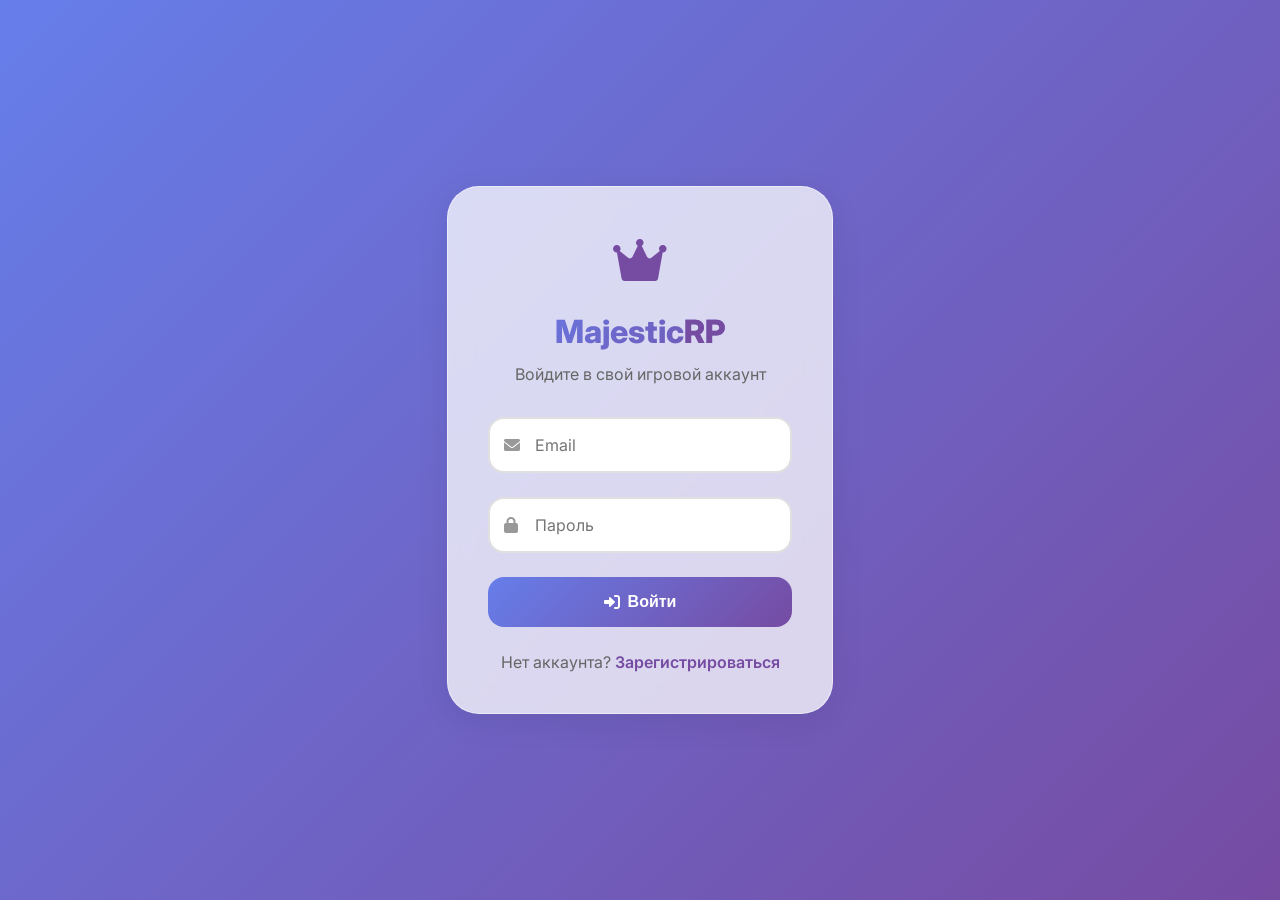
<file: index.html>
<!DOCTYPE html>
<html lang="ru">
<head>
    <meta charset="UTF-8">
    <meta name="viewport" content="width=device-width, initial-scale=1.0">
    <title>MajesticRP - Вход в аккаунт</title>
    <link rel="stylesheet" href="style.css">
    <link href="https://fonts.googleapis.com/css2?family=Inter:opsz,wght@14..32,300;14..32,400;14..32,500;14..32,600;14..32,700;14..32,800&display=swap" rel="stylesheet">
    <link rel="stylesheet" href="https://cdnjs.cloudflare.com/ajax/libs/font-awesome/6.0.0-beta3/css/all.min.css">
</head>
<body class="auth-page">
    <div class="auth-container">
        <div class="auth-card glass-card">
            <div class="auth-header">
                <div class="logo-icon">
                    <i class="fas fa-crown"></i>
                </div>
                <h1>Majestic<span>RP</span></h1>
                <p>Войдите в свой игровой аккаунт</p>
            </div>
            
            <form id="loginForm">
                <div class="input-group">
                    <i class="fas fa-envelope"></i>
                    <input type="email" id="loginEmail" placeholder="Email" required>
                </div>
                
                <div class="input-group">
                    <i class="fas fa-lock"></i>
                    <input type="password" id="loginPassword" placeholder="Пароль" required>
                </div>
                
                <button type="submit" class="auth-btn">
                    <i class="fas fa-sign-in-alt"></i> Войти
                </button>
            </form>
            
            <div class="auth-footer">
                <p>Нет аккаунта? <a href="register.html">Зарегистрироваться</a></p>
            </div>
        </div>
    </div>
    <script src="auth.js"></script>
</body>
</html>
</file>
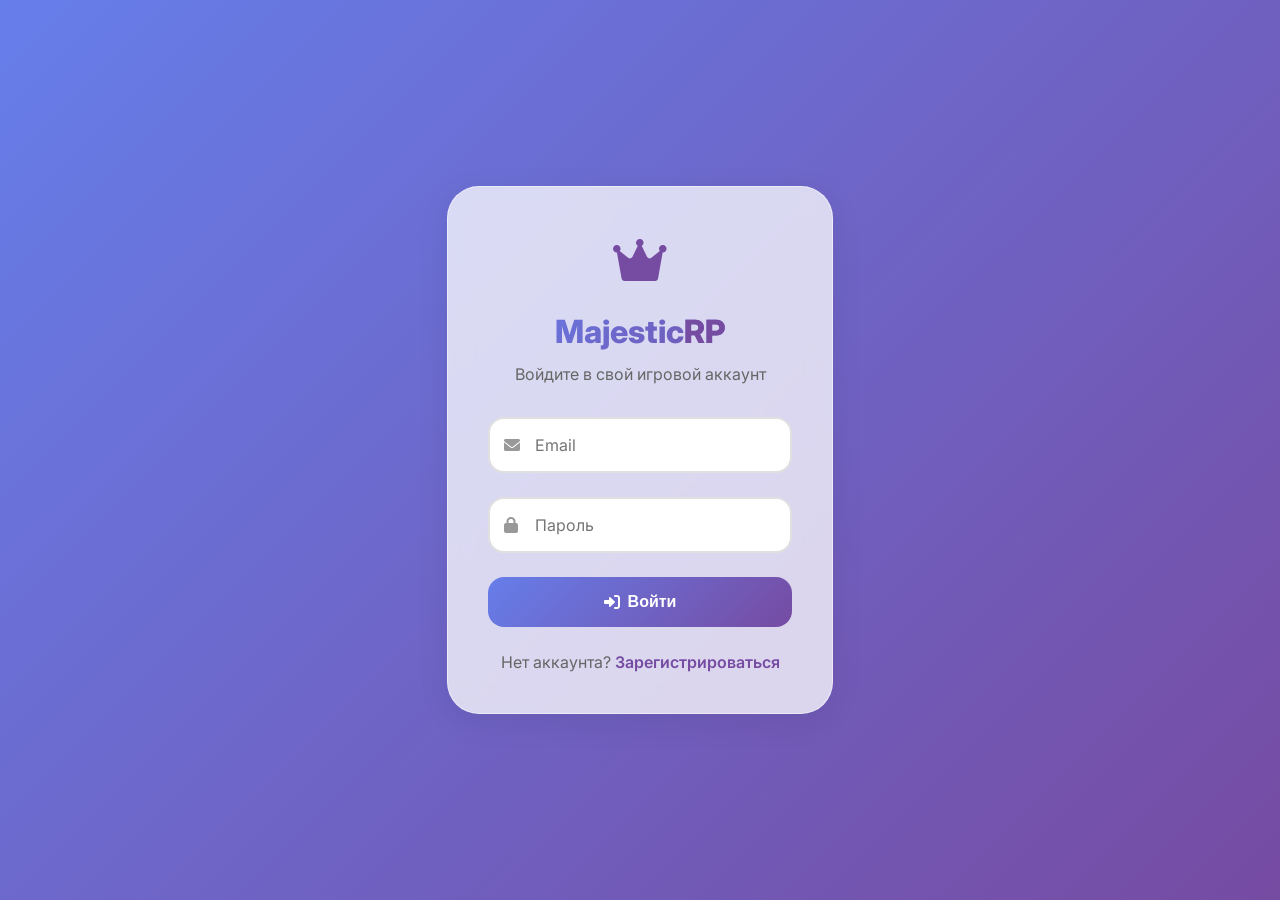
<file: catalog.html>
<!DOCTYPE html>
<html lang="ru">
<head>
    <meta charset="UTF-8">
    <meta name="viewport" content="width=device-width, initial-scale=1.0, user-scalable=yes">
    <title>MajesticRP Market | Виртуальный магазин</title>
    <link rel="stylesheet" href="style.css">
    <link href="https://fonts.googleapis.com/css2?family=Inter:opsz,wght@14..32,300;14..32,400;14..32,500;14..32,600;14..32,700;14..32,800&display=swap" rel="stylesheet">
    <link rel="stylesheet" href="https://cdnjs.cloudflare.com/ajax/libs/font-awesome/6.0.0-beta3/css/all.min.css">
    <!-- Добавьте в head секцию catalog.html -->
<meta charset="UTF-8">
<meta name="viewport" content="width=device-width, initial-scale=1.0, user-scalable=yes">
<meta http-equiv="Cache-Control" content="no-cache, no-store, must-revalidate">
<meta http-equiv="Pragma" content="no-cache">
<meta http-equiv="Expires" content="0">
<title>MajesticRP Market | Виртуальный магазин</title>
</head>
<body>
    <div class="container">
        <!-- навигация -->
        <div class="navbar">
            <div class="logo">
                <h1>🎮 MAJESTIC<span>RP</span> MARKET</h1>
                <div class="badge-rp"><i class="fas fa-crown"></i> официальный магазин виртуальных товаров</div>
            </div>
            <div style="display: flex; gap: 1rem; align-items: center;">
                <div class="user-info" id="userInfo">
                    <i class="fas fa-user-circle"></i>
                    <span id="userName"></span>
                </div>
                <div class="cart-icon" id="openCartBtn">
                    <i class="fas fa-shopping-cart"></i>
                    <span id="cartCount">0</span> товаров
                </div>
                <button class="logout-btn" id="logoutBtn">
                    <i class="fas fa-sign-out-alt"></i>
                </button>
            </div>
        </div>

        <!-- Валюта и особый блок -->
        <div class="glass-card" style="padding: 1.5rem; margin-bottom: 2rem; display: flex; flex-wrap: wrap; justify-content: space-between; align-items: center;">
            <div>
                <h2 style="font-weight: 700;"><i class="fas fa-gem" style="color:#2b9b6e;"></i> Majestic Coins (MCO)</h2>
                <p style="margin-top: 6px;">Виртуальная валюта для покупок в игре, сезонные пропуска и эксклюзивы</p>
            </div>
            <div style="background: #ffffffaa; border-radius: 2rem; padding: 0.5rem 1rem;">
                <i class="fas fa-shield-alt"></i> 100% безопасная сделка через игровой ID
            </div>
        </div>

        <!-- Секция ВИРТУАЛЬНАЯ ВАЛЮТА -->
        <div class="section-title">
            <i class="fas fa-coins"></i> 
            <span>Пополнить баланс MCO</span>
        </div>
        <div class="products-grid" id="currencyProducts"></div>

        <!-- Секция ИГРОВОЕ ИМУЩЕСТВО -->
        <div class="section-title">
            <i class="fas fa-key"></i>
            <span>Недвижимость & Техника</span>
        </div>
        <div class="products-grid" id="propertyProducts"></div>

        <!-- Секция АКСЕССУАРЫ / ЛЮКС -->
        <div class="section-title">
            <i class="fas fa-motorcycle"></i>
            <span>Элитные транспорт и скины</span>
        </div>
        <div class="products-grid" id="accessoryProducts"></div>

        <footer>
            <i class="fas fa-dragon"></i> MajesticRP · Все товары являются внутриигровыми предметами · Официальный маркет
        </footer>
    </div>

    <!-- Модалка корзины -->
    <div id="cartModal" class="modal">
        <div class="modal-content">
            <div class="modal-header">
                <h3><i class="fas fa-store"></i> Ваша корзина</h3>
                <button class="close-modal" id="closeModalBtn">&times;</button>
            </div>
            <div id="cartItemsList" class="cart-items"></div>
            <div id="cartTotalBlock" class="cart-total"></div>
            <button id="checkoutBtn" class="checkout-btn"><i class="fas fa-check-double"></i> Оформить покупку</button>
        </div>
    </div>

    <script src="catalog.js"></script>
    <!-- В catalog.html замените блок с навигацией на: -->
<div class="navbar">
    <div class="logo">
        <h1>🎮 MAJESTIC<span>RP</span> MARKET</h1>
        <div class="badge-rp"><i class="fas fa-crown"></i> официальный магазин виртуальных товаров</div>
    </div>
    <div style="display: flex; gap: 1rem; align-items: center;">
        <a href="catalog.html" class="nav-link active">
            <i class="fas fa-store"></i> Магазин
        </a>
        <a href="profile.html" class="nav-link">
            <i class="fas fa-user"></i> Профиль
        </a>
        <div class="cart-icon" id="openCartBtn">
            <i class="fas fa-shopping-cart"></i>
            <span id="cartCount">0</span> товаров
        </div>
        <button class="logout-btn" id="logoutBtn">
            <i class="fas fa-sign-out-alt"></i>
        </button>
    </div>
</div>
</body>
</html>
</file>
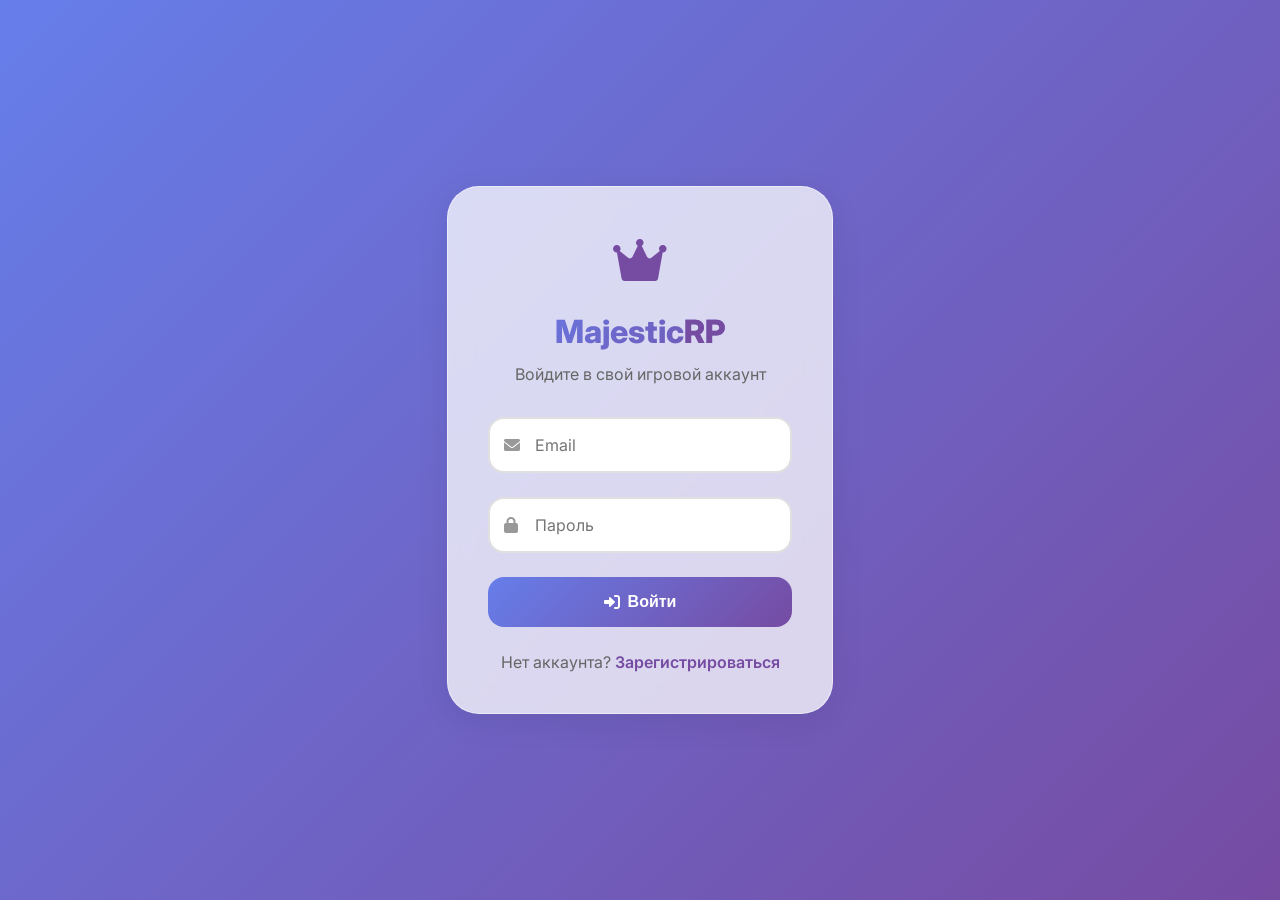
<file: profile.html>
<!DOCTYPE html>
<html lang="ru">
<head>
    <meta charset="UTF-8">
    <meta name="viewport" content="width=device-width, initial-scale=1.0">
    <meta http-equiv="Cache-Control" content="no-cache, no-store, must-revalidate">
    <meta http-equiv="Pragma" content="no-cache">
    <meta http-equiv="Expires" content="0">
    <title>MajesticRP - Мой профиль</title>
    <link rel="stylesheet" href="style.css">
    <link href="https://fonts.googleapis.com/css2?family=Inter:opsz,wght@14..32,300;14..32,400;14..32,500;14..32,600;14..32,700;14..32,800&display=swap" rel="stylesheet">
    <link rel="stylesheet" href="https://cdnjs.cloudflare.com/ajax/libs/font-awesome/6.0.0-beta3/css/all.min.css">
    <style>
        .profile-container {
            max-width: 1200px;
            margin: 0 auto;
            padding: 2rem;
        }
        
        .profile-header {
            background: linear-gradient(135deg, #667eea 0%, #764ba2 100%);
            border-radius: 2rem;
            padding: 2rem;
            margin-bottom: 2rem;
            color: white;
            display: flex;
            align-items: center;
            gap: 2rem;
            flex-wrap: wrap;
        }
        
        .profile-avatar {
            width: 100px;
            height: 100px;
            background: rgba(255, 255, 255, 0.2);
            border-radius: 50%;
            display: flex;
            align-items: center;
            justify-content: center;
            font-size: 3rem;
        }
        
        .profile-info h1 {
            font-size: 2rem;
            margin-bottom: 0.5rem;
        }
        
        .profile-info p {
            margin: 0.5rem 0;
            opacity: 0.95;
        }
        
        .profile-info i {
            margin-right: 0.5rem;
        }
        
        .profile-stats {
            display: grid;
            grid-template-columns: repeat(auto-fit, minmax(250px, 1fr));
            gap: 1.5rem;
            margin-bottom: 2rem;
        }
        
        .stat-card {
            background: white;
            padding: 1.5rem;
            border-radius: 1.5rem;
            box-shadow: 0 4px 6px rgba(0, 0, 0, 0.07);
            transition: transform 0.2s;
        }
        
        .stat-card:hover {
            transform: translateY(-5px);
            box-shadow: 0 8px 25px rgba(0, 0, 0, 0.1);
        }
        
        .stat-card h3 {
            color: #666;
            font-size: 0.9rem;
            margin-bottom: 0.5rem;
        }
        
        .stat-value {
            font-size: 2rem;
            font-weight: 800;
            background: linear-gradient(135deg, #1f5e3a, #2b9b6e);
            -webkit-background-clip: text;
            background-clip: text;
            color: transparent;
        }
        
        .orders-list {
            background: white;
            border-radius: 1.5rem;
            padding: 1.5rem;
            box-shadow: 0 4px 6px rgba(0, 0, 0, 0.07);
        }
        
        .orders-header {
            display: flex;
            justify-content: space-between;
            align-items: center;
            margin-bottom: 1.5rem;
            flex-wrap: wrap;
            gap: 1rem;
        }
        
        .filter-buttons {
            display: flex;
            gap: 0.5rem;
        }
        
        .filter-btn {
            padding: 0.5rem 1rem;
            border: 1px solid #ddd;
            background: white;
            border-radius: 2rem;
            cursor: pointer;
            transition: all 0.2s;
        }
        
        .filter-btn.active {
            background: #1f5e3a;
            color: white;
            border-color: #1f5e3a;
        }
        
        .order-item {
            border-bottom: 1px solid #f0f0f0;
            padding: 1rem;
            transition: all 0.3s ease;
        }
        
        .order-item:hover {
            background: #f9f9f9;
            transform: translateX(5px);
        }
        
        .order-header {
            display: flex;
            justify-content: space-between;
            align-items: center;
            margin-bottom: 0.5rem;
            flex-wrap: wrap;
        }
        
        .order-id {
            font-weight: 600;
            color: #1f5e3a;
        }
        
        .order-date {
            color: #888;
            font-size: 0.85rem;
        }
        
        .order-status {
            padding: 0.25rem 0.75rem;
            border-radius: 2rem;
            font-size: 0.8rem;
            font-weight: 600;
        }
        
        .status-delivered {
            background: linear-gradient(135deg, #d4edda, #c3e6cb);
            color: #155724;
        }
        
        .status-processing {
            background: linear-gradient(135deg, #fff3cd, #ffeeba);
            color: #856404;
            animation: pulse 2s infinite;
        }
        
        @keyframes pulse {
            0% { opacity: 1; }
            50% { opacity: 0.7; }
            100% { opacity: 1; }
        }
        
        .order-items {
            margin: 0.5rem 0;
            padding-left: 1rem;
            color: #666;
            font-size: 0.9rem;
        }
        
        .order-total {
            font-weight: 700;
            color: #1f5e3a;
            text-align: right;
            margin-top: 0.5rem;
        }
        
        .empty-orders {
            text-align: center;
            padding: 3rem;
            color: #999;
        }
        
        .edit-profile-btn {
            background: rgba(255, 255, 255, 0.2);
            border: 1px solid rgba(255, 255, 255, 0.3);
            color: white;
            padding: 0.5rem 1rem;
            border-radius: 2rem;
            cursor: pointer;
            transition: all 0.2s;
        }
        
        .edit-profile-btn:hover {
            background: rgba(255, 255, 255, 0.3);
            transform: translateY(-2px);
        }
        
        .edit-modal {
            display: none;
            position: fixed;
            top: 0;
            left: 0;
            width: 100%;
            height: 100%;
            background: rgba(0, 0, 0, 0.5);
            backdrop-filter: blur(4px);
            justify-content: center;
            align-items: center;
            z-index: 1000;
        }
        
        .edit-modal-content {
            background: white;
            border-radius: 1.5rem;
            padding: 2rem;
            max-width: 400px;
            width: 90%;
            animation: fadeSlideUp 0.2s ease;
        }
        
        .edit-modal-content h3 {
            margin-bottom: 1.5rem;
            color: #1f5e3a;
        }
        
        @keyframes fadeSlideUp {
            from {
                opacity: 0;
                transform: translateY(20px);
            }
            to {
                opacity: 1;
                transform: translateY(0);
            }
        }
        
        @media (max-width: 768px) {
            .profile-container {
                padding: 1rem;
            }
            
            .profile-header {
                flex-direction: column;
                text-align: center;
            }
            
            .navbar {
                flex-direction: column;
            }
            
            .navbar > div:last-child {
                width: 100%;
                justify-content: center;
            }
            
            .nav-link, .cart-icon, .logout-btn {
                font-size: 0.9rem;
                padding: 0.5rem 1rem;
            }
        }
    </style>
</head>
<body>
    <div class="container">
        <!-- Навигация -->
        <div class="navbar">
            <div class="logo">
                <h1>🎮 MAJESTIC<span>RP</span> MARKET</h1>
                <div class="badge-rp"><i class="fas fa-crown"></i> официальный магазин виртуальных товаров</div>
            </div>
            <div style="display: flex; gap: 1rem; align-items: center;">
                <a href="catalog.html" class="nav-link">
                    <i class="fas fa-store"></i> Магазин
                </a>
                <a href="profile.html" class="nav-link active">
                    <i class="fas fa-user"></i> Профиль
                </a>
                <div class="cart-icon" id="openCartBtn">
                    <i class="fas fa-shopping-cart"></i>
                    <span id="cartCount">0</span>
                </div>
                <button class="logout-btn" id="logoutBtn">
                    <i class="fas fa-sign-out-alt"></i>
                </button>
            </div>
        </div>

        <div class="profile-container">
            <!-- Профиль пользователя -->
            <div class="profile-header">
                <div class="profile-avatar">
                    <i class="fas fa-user-circle"></i>
                </div>
                <div class="profile-info">
                    <h1 id="profileUsername">Загрузка...</h1>
                    <p><i class="fas fa-envelope"></i> <span id="profileEmail">Загрузка...</span></p>
                    <p><i class="fas fa-calendar-alt"></i> Дата регистрации: <span id="joinDate">Загрузка...</span></p>
                </div>
                <div style="margin-left: auto;">
                    <button class="edit-profile-btn" id="editProfileBtn">
                        <i class="fas fa-edit"></i> Редактировать профиль
                    </button>
                </div>
            </div>

            <!-- Статистика -->
            <div class="profile-stats">
                <div class="stat-card">
                    <h3><i class="fas fa-shopping-bag"></i> Всего заказов</h3>
                    <div class="stat-value" id="totalOrders">0</div>
                </div>
                <div class="stat-card">
                    <h3><i class="fas fa-ruble-sign"></i> Всего потрачено</h3>
                    <div class="stat-value" id="totalSpent">0 ₽</div>
                </div>
                <div class="stat-card">
                    <h3><i class="fas fa-calendar-week"></i> Заказов за месяц</h3>
                    <div class="stat-value" id="monthOrders">0</div>
                </div>
            </div>

            <!-- История заказов -->
            <div class="orders-list">
                <div class="orders-header">
                    <h2><i class="fas fa-history"></i> История заказов</h2>
                    <div class="filter-buttons">
                        <button class="filter-btn active" data-filter="all">Все</button>
                        <button class="filter-btn" data-filter="delivered">Доставленные</button>
                        <button class="filter-btn" data-filter="processing">В обработке</button>
                    </div>
                </div>
                <div id="ordersContainer">
                    <div class="empty-orders">
                        <i class="fas fa-spinner fa-spin"></i> Загрузка заказов...
                    </div>
                </div>
            </div>
        </div>
    </div>

    <!-- Модальное окно редактирования профиля -->
    <div id="editProfileModal" class="edit-modal">
        <div class="edit-modal-content">
            <h3>Редактирование профиля</h3>
            <form id="editProfileForm">
                <div class="input-group">
                    <i class="fas fa-user"></i>
                    <input type="text" id="editUsername" placeholder="Игровой никнейм" required>
                </div>
                <div class="input-group">
                    <i class="fas fa-envelope"></i>
                    <input type="email" id="editEmail" placeholder="Email" required>
                </div>
                <div style="display: flex; gap: 1rem; margin-top: 1rem;">
                    <button type="submit" class="auth-btn" style="flex: 1;">Сохранить</button>
                    <button type="button" id="closeEditModal" class="auth-btn" style="background: #999;">Отмена</button>
                </div>
            </form>
        </div>
    </div>

    <!-- Модалка корзины -->
    <div id="cartModal" class="modal">
        <div class="modal-content">
            <div class="modal-header">
                <h3><i class="fas fa-store"></i> Ваша корзина</h3>
                <button class="close-modal" id="closeModalBtn">&times;</button>
            </div>
            <div id="cartItemsList" class="cart-items"></div>
            <div id="cartTotalBlock" class="cart-total"></div>
            <button id="checkoutBtn" class="checkout-btn"><i class="fas fa-check-double"></i> Оформить покупку</button>
        </div>
    </div>

    <script src="profile.js"></script>
</body>
</html>
</file>
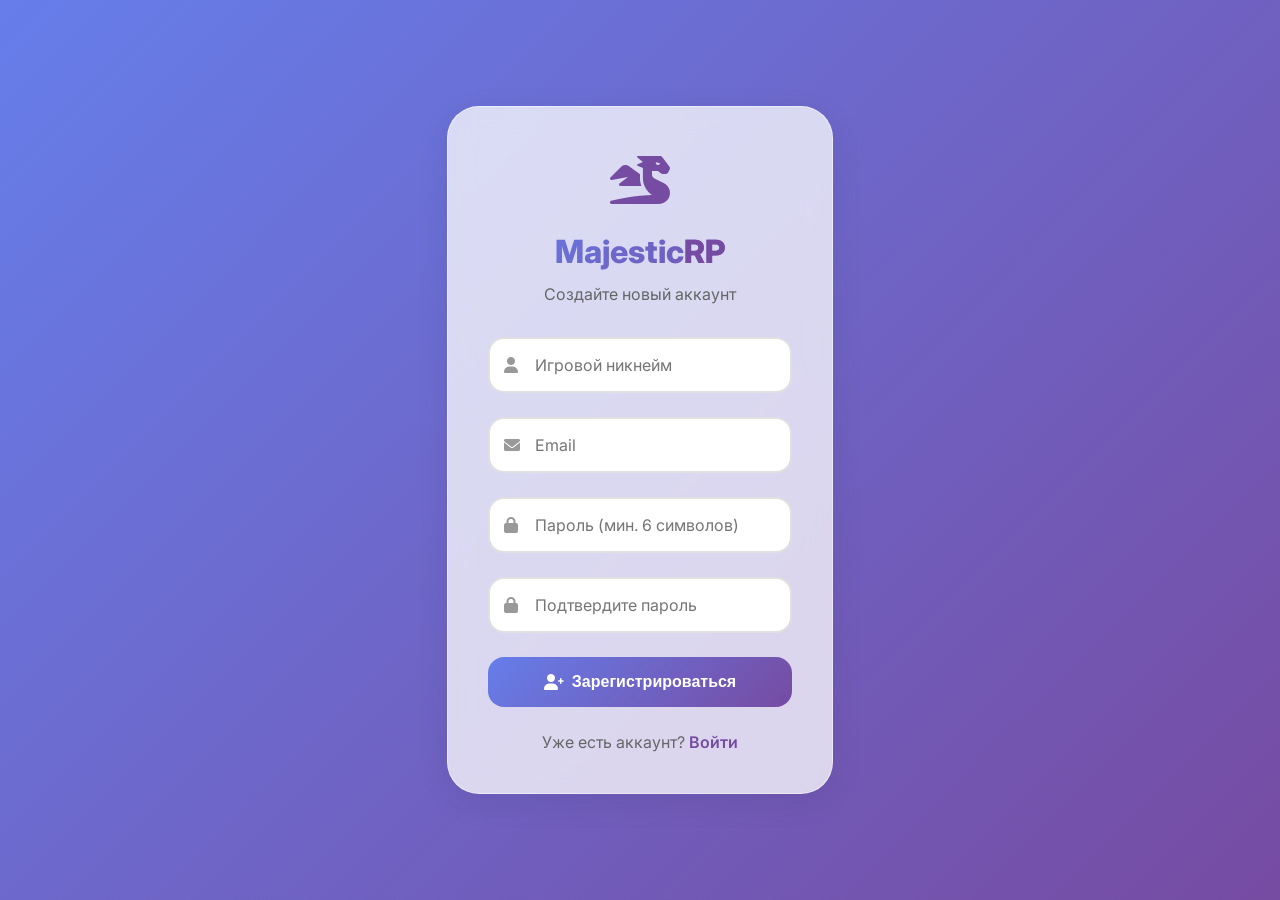
<file: register.html>
<!DOCTYPE html>
<html lang="ru">
<head>
    <meta charset="UTF-8">
    <meta name="viewport" content="width=device-width, initial-scale=1.0">
    <title>MajesticRP - Регистрация</title>
    <link rel="stylesheet" href="style.css">
    <link href="https://fonts.googleapis.com/css2?family=Inter:opsz,wght@14..32,300;14..32,400;14..32,500;14..32,600;14..32,700;14..32,800&display=swap" rel="stylesheet">
    <link rel="stylesheet" href="https://cdnjs.cloudflare.com/ajax/libs/font-awesome/6.0.0-beta3/css/all.min.css">
</head>
<body class="auth-page">
    <div class="auth-container">
        <div class="auth-card glass-card">
            <div class="auth-header">
                <div class="logo-icon">
                    <i class="fas fa-dragon"></i>
                </div>
                <h1>Majestic<span>RP</span></h1>
                <p>Создайте новый аккаунт</p>
            </div>
            
            <form id="registerForm">
                <div class="input-group">
                    <i class="fas fa-user"></i>
                    <input type="text" id="regUsername" placeholder="Игровой никнейм" required>
                </div>
                
                <div class="input-group">
                    <i class="fas fa-envelope"></i>
                    <input type="email" id="regEmail" placeholder="Email" required>
                </div>
                
                <div class="input-group">
                    <i class="fas fa-lock"></i>
                    <input type="password" id="regPassword" placeholder="Пароль (мин. 6 символов)" required>
                </div>
                
                <div class="input-group">
                    <i class="fas fa-lock"></i>
                    <input type="password" id="regConfirmPassword" placeholder="Подтвердите пароль" required>
                </div>
                
                <button type="submit" class="auth-btn">
                    <i class="fas fa-user-plus"></i> Зарегистрироваться
                </button>
            </form>
            
            <div class="auth-footer">
                <p>Уже есть аккаунт? <a href="index.html">Войти</a></p>
            </div>
        </div>
    </div>
    <script src="auth.js"></script>
</body>
</html>
</file>
<file: style.css>
/* styles.css */
*{
    margin: 0;
    padding: 0;
    box-sizing: border-box;
}

body {
    font-family: 'Inter', sans-serif;
    background: linear-gradient(145deg, #f0f5fe 0%, #e9f0fa 100%);
    color: #1a2c3e;
    line-height: 1.4;
    min-height: 100vh;
}

/* Стили для страниц авторизации */
.auth-page {
    display: flex;
    align-items: center;
    justify-content: center;
    background: linear-gradient(135deg, #667eea 0%, #764ba2 100%);
}

.auth-container {
    width: 100%;
    max-width: 450px;
    padding: 2rem;
}

.auth-card {
    background: rgba(255, 255, 255, 0.95);
    backdrop-filter: blur(12px);
    border-radius: 2rem;
    padding: 2.5rem;
    box-shadow: 0 25px 45px rgba(0, 0, 0, 0.2);
    animation: fadeSlideUp 0.5s ease;
}

@keyframes fadeSlideUp {
    from {
        opacity: 0;
        transform: translateY(30px);
    }
    to {
        opacity: 1;
        transform: translateY(0);
    }
}

.auth-header {
    text-align: center;
    margin-bottom: 2rem;
}

.logo-icon {
    font-size: 3rem;
    color: #764ba2;
    margin-bottom: 1rem;
}

.auth-header h1 {
    font-size: 2rem;
    font-weight: 800;
    background: linear-gradient(135deg, #667eea, #764ba2);
    -webkit-background-clip: text;
    background-clip: text;
    color: transparent;
}

.auth-header h1 span {
    background: none;
    -webkit-background-clip: unset;
    color: #764ba2;
}

.auth-header p {
    color: #666;
    margin-top: 0.5rem;
}

.input-group {
    position: relative;
    margin-bottom: 1.5rem;
}

.input-group i {
    position: absolute;
    left: 1rem;
    top: 50%;
    transform: translateY(-50%);
    color: #999;
}

.input-group input {
    width: 100%;
    padding: 1rem 1rem 1rem 2.8rem;
    border: 2px solid #e0e0e0;
    border-radius: 1rem;
    font-size: 1rem;
    transition: all 0.3s;
    font-family: inherit;
}

.input-group input:focus {
    outline: none;
    border-color: #764ba2;
    box-shadow: 0 0 0 3px rgba(118, 75, 162, 0.1);
}

.auth-btn {
    width: 100%;
    padding: 1rem;
    background: linear-gradient(135deg, #667eea, #764ba2);
    color: white;
    border: none;
    border-radius: 1rem;
    font-size: 1rem;
    font-weight: 600;
    cursor: pointer;
    transition: transform 0.2s;
    display: flex;
    align-items: center;
    justify-content: center;
    gap: 0.5rem;
}

.auth-btn:hover {
    transform: translateY(-2px);
}

.auth-footer {
    text-align: center;
    margin-top: 1.5rem;
    color: #666;
}

.auth-footer a {
    color: #764ba2;
    text-decoration: none;
    font-weight: 600;
}

.auth-footer a:hover {
    text-decoration: underline;
}

/* Стили для каталога */
.glass-card {
    background: rgba(255, 255, 255, 0.75);
    backdrop-filter: blur(12px);
    border-radius: 2rem;
    box-shadow: 0 8px 32px rgba(0, 20, 40, 0.08);
    border: 1px solid rgba(255, 255, 255, 0.5);
}

.container {
    max-width: 1300px;
    margin: 0 auto;
    padding: 1.5rem 2rem;
}

.navbar {
    display: flex;
    justify-content: space-between;
    align-items: center;
    flex-wrap: wrap;
    gap: 1rem;
    margin-bottom: 2rem;
}

.logo h1 {
    font-size: 1.9rem;
    font-weight: 800;
    background: linear-gradient(135deg, #1f5e3a, #2b9b6e);
    -webkit-background-clip: text;
    background-clip: text;
    color: transparent;
}

.user-info {
    background: white;
    padding: 0.6rem 1.3rem;
    border-radius: 40px;
    font-weight: 600;
    display: flex;
    align-items: center;
    gap: 10px;
}

.cart-icon {
    background: white;
    padding: 0.6rem 1.3rem;
    border-radius: 40px;
    font-weight: 600;
    display: flex;
    align-items: center;
    gap: 10px;
    cursor: pointer;
    transition: 0.2s;
}

.logout-btn {
    background: #ff6b6b;
    border: none;
    padding: 0.6rem 1rem;
    border-radius: 40px;
    color: white;
    cursor: pointer;
    transition: 0.2s;
}

.logout-btn:hover {
    background: #ff5252;
}

.section-title {
    font-size: 1.8rem;
    font-weight: 700;
    margin: 2rem 0 1.2rem 0;
    display: flex;
    align-items: center;
    gap: 12px;
}

.products-grid {
    display: grid;
    grid-template-columns: repeat(auto-fill, minmax(280px, 1fr));
    gap: 1.8rem;
}

.product-card {
    background: rgba(255, 255, 255, 0.85);
    backdrop-filter: blur(4px);
    border-radius: 1.5rem;
    padding: 1.3rem;
    transition: all 0.25s ease;
    border: 1px solid rgba(255, 255, 255, 0.6);
    cursor: pointer;
}

.product-card:hover {
    transform: translateY(-5px);
    background: white;
    box-shadow: 0 20px 30px -12px rgba(43, 155, 110, 0.15);
}

.product-icon {
    font-size: 2.5rem;
    background: #eef6f0;
    width: 60px;
    height: 60px;
    display: flex;
    align-items: center;
    justify-content: center;
    border-radius: 1.2rem;
    margin-bottom: 1rem;
}

.product-title {
    font-weight: 700;
    font-size: 1.35rem;
    margin-bottom: 0.4rem;
}

.product-desc {
    font-size: 0.85rem;
    color: #5e7b8c;
    margin-bottom: 1rem;
}

.product-price {
    font-weight: 800;
    font-size: 1.5rem;
    color: #1f5e3a;
    margin-bottom: 1rem;
}

.btn-add {
    background: #1f5e3a;
    border: none;
    color: white;
    padding: 0.7rem;
    border-radius: 2rem;
    font-weight: 600;
    width: 100%;
    cursor: pointer;
    transition: 0.2s;
}

.btn-add:hover {
    background: #12452b;
}

.modal {
    display: none;
    position: fixed;
    top: 0;
    left: 0;
    width: 100%;
    height: 100%;
    background: rgba(0, 0, 0, 0.4);
    backdrop-filter: blur(6px);
    justify-content: center;
    align-items: center;
    z-index: 1000;
}

.modal-content {
    background: white;
    max-width: 550px;
    width: 90%;
    border-radius: 2rem;
    padding: 1.8rem;
    animation: fadeSlideUp 0.2s ease;
}

.cart-items {
    max-height: 350px;
    overflow-y: auto;
}

.cart-item {
    display: flex;
    justify-content: space-between;
    align-items: center;
    padding: 0.8rem 0;
    border-bottom: 1px solid #eef2f0;
}

.cart-total {
    font-size: 1.4rem;
    font-weight: 800;
    text-align: right;
    margin: 1rem 0;
    padding-top: 1rem;
    border-top: 2px dashed #cbdcd2;
}

.checkout-btn {
    background: linear-gradient(105deg, #1f5e3a, #2c9b6b);
    width: 100%;
    border: none;
    padding: 1rem;
    border-radius: 3rem;
    font-weight: 700;
    color: white;
    cursor: pointer;
}

.toast {
    position: fixed;
    bottom: 25px;
    right: 25px;
    background: rgba(30, 45, 38, 0.9);
    color: white;
    padding: 12px 24px;
    border-radius: 60px;
    z-index: 1100;
    animation: fadeOut 2s forwards;
}

@keyframes fadeOut {
    0% { opacity: 0; transform: translateY(20px); }
    15% { opacity: 1; transform: translateY(0); }
    85% { opacity: 1; }
    100% { opacity: 0; visibility: hidden; }
}

.badge-rp {
    background: #dff3e8;
    border-radius: 100px;
    padding: 0.2rem 0.8rem;
    font-size: 0.7rem;
    font-weight: 600;
    color: #1f5e3a;
    display: inline-block;
}

footer {
    margin-top: 4rem;
    text-align: center;
    padding: 1.5rem;
    color: #5f7e6b;
}

@media (max-width: 700px) {
    .container { padding: 1rem; }
    .section-title { font-size: 1.5rem; }
}
/* Добавьте в конец файла style.css */

.nav-link {
    background: white;
    padding: 0.6rem 1.3rem;
    border-radius: 40px;
    font-weight: 600;
    text-decoration: none;
    color: #1a2c3e;
    display: flex;
    align-items: center;
    gap: 8px;
    transition: all 0.2s;
}

.nav-link:hover {
    background: #f0f0f0;
    transform: translateY(-2px);
}

.nav-link.active {
    background: linear-gradient(135deg, #1f5e3a, #2b9b6e);
    color: white;
}

/* Стили для модального окна редактирования профиля */
.edit-modal {
    display: none;
    position: fixed;
    top: 0;
    left: 0;
    width: 100%;
    height: 100%;
    background: rgba(0, 0, 0, 0.5);
    backdrop-filter: blur(4px);
    justify-content: center;
    align-items: center;
    z-index: 1000;
}

.edit-modal-content {
    background: white;
    border-radius: 1.5rem;
    padding: 2rem;
    max-width: 400px;
    width: 90%;
    animation: fadeSlideUp 0.2s ease;
}

.edit-modal-content h3 {
    margin-bottom: 1.5rem;
    color: #1f5e3a;
}

/* Адаптивность для навигации */
@media (max-width: 768px) {
    .navbar {
        flex-direction: column;
    }
    
    .navbar > div:last-child {
        width: 100%;
        justify-content: center;
    }
    
    .nav-link, .cart-icon, .logout-btn {
        font-size: 0.9rem;
        padding: 0.5rem 1rem;
    }
}
/* Добавьте в конец style.css */

/* Анимация для обновления данных */
@keyframes pulse {
    0% { opacity: 1; }
    50% { opacity: 0.7; }
    100% { opacity: 1; }
}

.order-item {
    transition: all 0.3s ease;
}

.order-item:hover {
    background: #f9f9f9;
    transform: translateX(5px);
}

/* Стили для пустой корзины */
.empty-cart {
    text-align: center;
    padding: 2rem;
    color: #999;
}

.empty-cart i {
    font-size: 3rem;
    margin-bottom: 1rem;
    color: #ddd;
}

/* Улучшенные кнопки */
.btn-add {
    background: linear-gradient(135deg, #1f5e3a, #2b9b6e);
    transition: transform 0.2s, box-shadow 0.2s;
}

.btn-add:hover {
    transform: translateY(-2px);
    box-shadow: 0 5px 15px rgba(31, 94, 58, 0.3);
}

/* Статусы заказов */
.status-delivered {
    background: linear-gradient(135deg, #d4edda, #c3e6cb);
    color: #155724;
    animation: none;
}

.status-processing {
    background: linear-gradient(135deg, #fff3cd, #ffeeba);
    color: #856404;
    animation: pulse 2s infinite;
}

/* Стили для статистики */
.stat-card {
    transition: transform 0.2s;
}

.stat-card:hover {
    transform: translateY(-5px);
    box-shadow: 0 8px 25px rgba(0, 0, 0, 0.1);
}

.stat-value {
    background: linear-gradient(135deg, #1f5e3a, #2b9b6e);
    -webkit-background-clip: text;
    background-clip: text;
    color: transparent;
}
</file>
